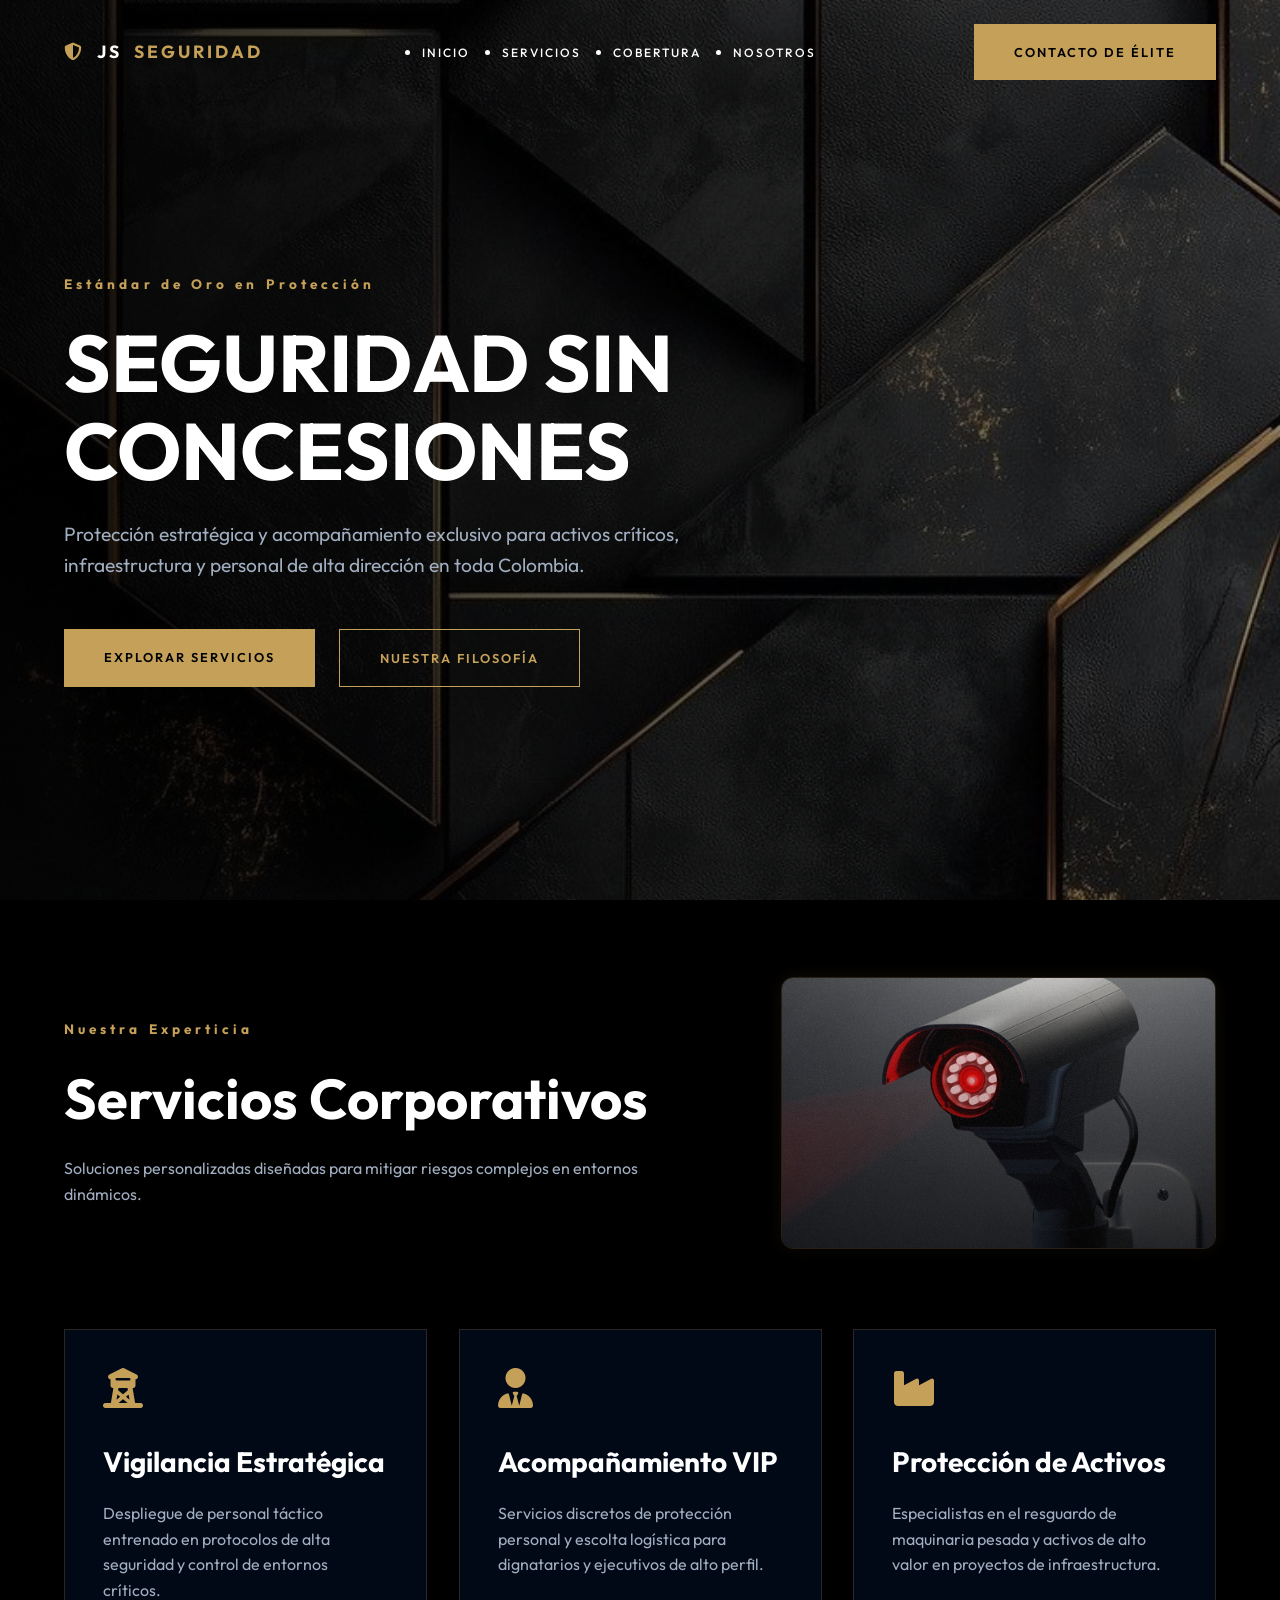
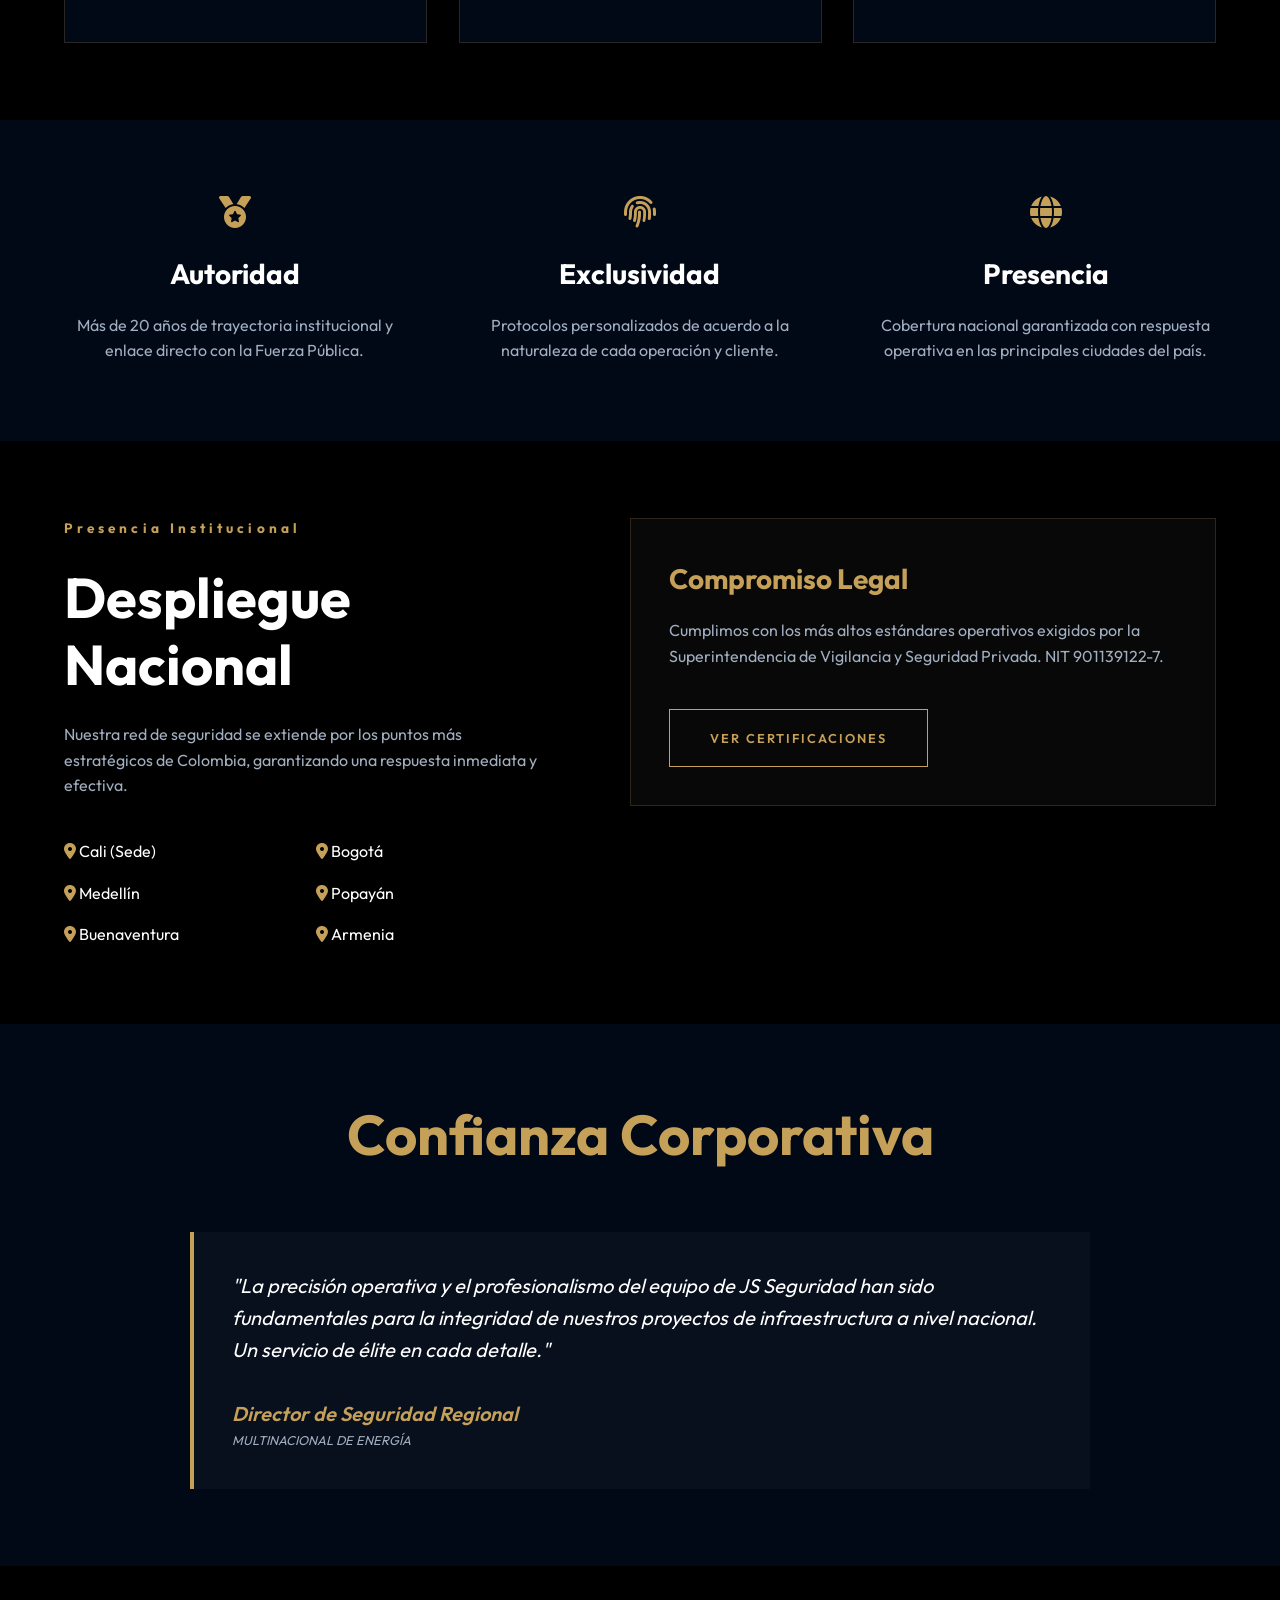
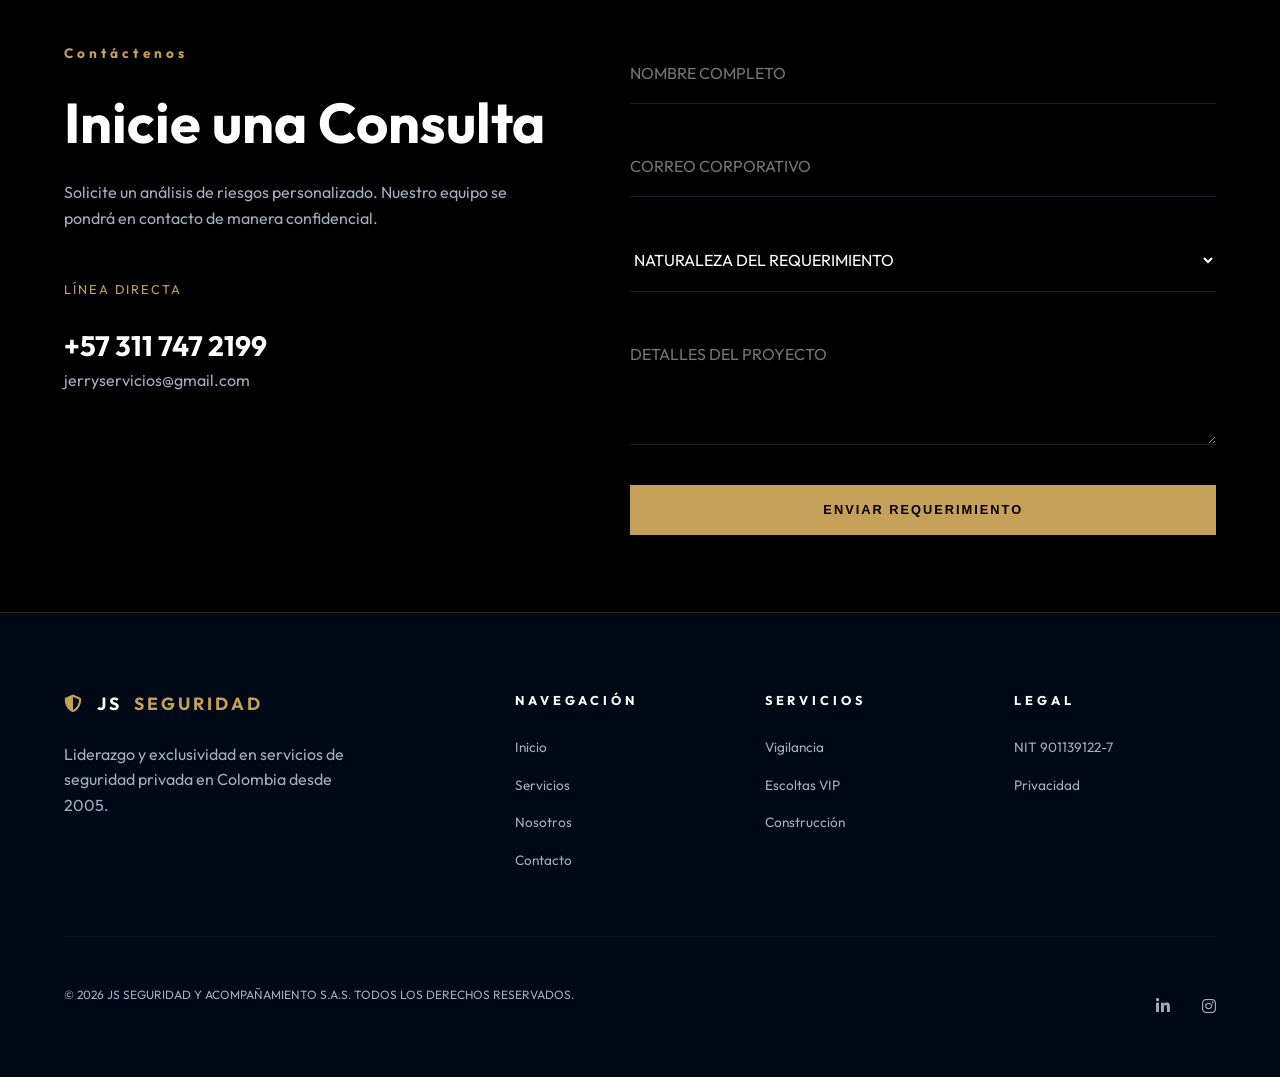
<file: index.html>
<!DOCTYPE html>
<html lang="es">
<head>
    <meta charset="UTF-8">
    <meta name="viewport" content="width=device-width, initial-scale=1.0">
    <title>JS Seguridad y Acompañamiento | Seguridad de Élite</title>
    <meta name="description" content="Servicios exclusivos de seguridad privada y acompañamiento de élite en Colombia. Confidencialidad, autoridad y protección de activos críticos.">
    <link rel="stylesheet" href="index.css">
    <link rel="stylesheet" href="https://cdnjs.cloudflare.com/ajax/libs/font-awesome/6.4.0/css/all.min.css">
</head>
<body>

    <header id="header">
        <div class="container">
            <nav>
                <div class="logo">
                    <i class="fas fa-shield-halved text-gold"></i>
                    JS <span>SEGURIDAD</span>
                </div>
                <ul class="nav-links">
                    <li><a href="#inicio">Inicio</a></li>
                    <li><a href="#servicios">Servicios</a></li>
                    <li><a href="#cobertura">Cobertura</a></li>
                    <li><a href="#nosotros">Nosotros</a></li>
                </ul>
                <div class="menu-toggle" id="mobile-menu-btn">
                    <span></span>
                    <span></span>
                    <span></span>
                </div>
                <a href="#contacto" class="btn btn-gold hide-mobile">Contacto de Élite</a>
            </nav>
        </div>
    </header>

    <div class="mobile-nav" id="mobile-nav-overlay">
        <a href="#inicio" onclick="toggleMenu()">Inicio</a>
        <a href="#servicios" onclick="toggleMenu()">Servicios</a>
        <a href="#cobertura" onclick="toggleMenu()">Cobertura</a>
        <a href="#nosotros" onclick="toggleMenu()">Nosotros</a>
        <a href="#contacto" onclick="toggleMenu()" class="btn btn-gold">Contacto</a>
    </div>

    <main>
        <!-- Cinematic Hero -->
        <section id="inicio" class="hero">
            <div class="container">
                <div class="hero-content">
                    <h4 class="text-gold reveal-up" data-reveal>Estándar de Oro en Protección</h4>
                    <h1 class="reveal-up delay-100" data-reveal>SEGURIDAD SIN CONCESIONES</h1>
                    <p class="text-muted reveal-up delay-200" data-reveal style="font-size: clamp(1rem, 2vw, 1.2rem); max-width: 650px;">Protección estratégica y acompañamiento exclusivo para activos críticos, infraestructura y personal de alta dirección en toda Colombia.</p>
                    <div class="hero-btns reveal-up delay-300" data-reveal style="display: flex; gap: 1.5rem; margin-top: 3rem;">
                        <a href="#servicios" class="btn btn-gold">Explorar Servicios</a>
                        <a href="#nosotros" class="btn btn-outline">Nuestra Filosofía</a>
                    </div>
                </div>
            </div>
        </section>

        <!-- Services Section -->
        <section id="servicios" class="section">
            <div class="container">
                <div class="services-intro">
                    <div class="section-text reveal-up" data-reveal>
                        <h4 class="text-gold">Nuestra Experticia</h4>
                        <h2>Servicios Corporativos</h2>
                        <p class="text-muted">Soluciones personalizadas diseñadas para mitigar riesgos complejos en entornos dinámicos.</p>
                    </div>
                    <div class="services-image-wrapper reveal-up" data-reveal>
                        <img src="./servicios-img/IMG_8309.JPG" alt="Seguridad Corporativa de Élite">
                    </div>
                </div>
                
                <div class="grid-base services-grid">
                    <div class="service-card reveal-up delay-100" data-reveal>
                        <i class="fas fa-tower-observation"></i>
                        <h3>Vigilancia Estratégica</h3>
                        <p class="text-muted">Despliegue de personal táctico entrenado en protocolos de alta seguridad y control de entornos críticos.</p>
                    </div>
                    <div class="service-card reveal-up delay-200" data-reveal>
                        <i class="fas fa-user-tie"></i>
                        <h3>Acompañamiento VIP</h3>
                        <p class="text-muted">Servicios discretos de protección personal y escolta logística para dignatarios y ejecutivos de alto perfil.</p>
                    </div>
                    <div class="service-card reveal-up delay-300" data-reveal>
                        <i class="fas fa-industry"></i>
                        <h3>Protección de Activos</h3>
                        <p class="text-muted">Especialistas en el resguardo de maquinaria pesada y activos de alto valor en proyectos de infraestructura.</p>
                    </div>
                </div>
            </div>
        </section>

        <!-- Why Choose Us -->
        <section class="section" style="background: var(--bg-navy);">
            <div class="container">
                <div class="grid-base features-grid">
                    <div class="feature-item reveal-in delay-100" data-reveal>
                        <i class="fas fa-medal"></i>
                        <h3>Autoridad</h3>
                        <p class="text-muted">Más de 20 años de trayectoria institucional y enlace directo con la Fuerza Pública.</p>
                    </div>
                    <div class="feature-item reveal-in delay-200" data-reveal>
                        <i class="fas fa-fingerprint"></i>
                        <h3>Exclusividad</h3>
                        <p class="text-muted">Protocolos personalizados de acuerdo a la naturaleza de cada operación y cliente.</p>
                    </div>
                    <div class="feature-item reveal-in delay-300" data-reveal>
                        <i class="fas fa-globe"></i>
                        <h3>Presencia</h3>
                        <p class="text-muted">Cobertura nacional garantizada con respuesta operativa en las principales ciudades del país.</p>
                    </div>
                </div>
            </div>
        </section>

        <!-- National Coverage / About -->
        <section id="nosotros" class="section cobertura-section">
            <div class="container">
                <div class="contact-grid">
                    <div class="reveal-up" data-reveal>
                        <h4 class="text-gold">Presencia Institucional</h4>
                        <h2>Despliegue Nacional</h2>
                        <p class="text-muted" style="margin-bottom: 2.5rem;">Nuestra red de seguridad se extiende por los puntos más estratégicos de Colombia, garantizando una respuesta inmediata y efectiva.</p>
                        <div style="display: grid; grid-template-columns: 1fr 1fr; gap: 1rem;">
                            <p style="margin: 0;"><i class="fas fa-location-dot text-gold"></i> Cali (Sede)</p>
                            <p style="margin: 0;"><i class="fas fa-location-dot text-gold"></i> Bogotá</p>
                            <p style="margin: 0;"><i class="fas fa-location-dot text-gold"></i> Medellín</p>
                            <p style="margin: 0;"><i class="fas fa-location-dot text-gold"></i> Popayán</p>
                            <p style="margin: 0;"><i class="fas fa-location-dot text-gold"></i> Buenaventura</p>
                            <p style="margin: 0;"><i class="fas fa-location-dot text-gold"></i> Armenia</p>
                        </div>
                    </div>
                    <div class="reveal-in delay-200" data-reveal style="background: var(--glass); border: 1px solid var(--border-gold); padding: var(--card-padding);">
                        <h3 class="text-gold">Compromiso Legal</h3>
                        <p class="text-muted">Cumplimos con los más altos estándares operativos exigidos por la Superintendencia de Vigilancia y Seguridad Privada. NIT 901139122-7.</p>
                        <a href="#contacto" class="btn btn-outline" style="margin-top: 1rem;">Ver Certificaciones</a>
                    </div>
                </div>
            </div>
        </section>

        <!-- Testimonials -->
        <section class="section" style="background: var(--bg-navy);">
            <div class="container">
                <div style="text-align: center; margin-bottom: 4rem;" class="reveal-up" data-reveal>
                    <h2 class="text-gold">Confianza Corporativa</h2>
                </div>
                <div class="testimonial-wrapper reveal-up delay-100" data-reveal>
                    <div class="testimonial-card">
                        <p>"La precisión operativa y el profesionalismo del equipo de JS Seguridad han sido fundamentales para la integridad de nuestros proyectos de infraestructura a nivel nacional. Un servicio de élite en cada detalle."</p>
                        <div style="margin-top: 2rem;">
                            <p class="text-gold" style="font-weight: 600; margin-bottom: 0;">Director de Seguridad Regional</p>
                            <p class="text-muted" style="font-size: 0.8rem; text-transform: uppercase;">Multinacional de Energía</p>
                        </div>
                    </div>
                </div>
            </div>
        </section>

        <!-- Contact Form -->
        <section id="contacto" class="section">
            <div class="container">
                <div class="contact-grid">
                    <div class="reveal-up" data-reveal>
                        <h4 class="text-gold">Contáctenos</h4>
                        <h2>Inicie una Consulta</h2>
                        <p class="text-muted">Solicite un análisis de riesgos personalizado. Nuestro equipo se pondrá en contacto de manera confidencial.</p>
                        <div style="margin-top: 3rem;">
                            <p class="text-gold" style="font-size: 0.8rem; letter-spacing: 2px;">LÍNEA DIRECTA</p>
                            <h3 style="margin-bottom: 0;">+57 311 747 2199</h3>
                            <p class="text-muted">jerryservicios@gmail.com</p>
                        </div>
                    </div>
                    <form class="reveal-up delay-200" data-reveal>
                        <div class="input-group">
                            <input type="text" placeholder="NOMBRE COMPLETO" required>
                        </div>
                        <div class="input-group">
                            <input type="email" placeholder="CORREO CORPORATIVO" required>
                        </div>
                        <div class="input-group">
                            <select required>
                                <option value="" disabled selected>NATURALEZA DEL REQUERIMIENTO</option>
                                <option value="vip">Acompañamiento VIP</option>
                                <option value="corp">Vigilancia Corporativa</option>
                                <option value="ind">Protección de Activos</option>
                            </select>
                        </div>
                        <div class="input-group">
                            <textarea rows="4" placeholder="DETALLES DEL PROYECTO"></textarea>
                        </div>
                        <button type="submit" class="btn btn-gold" style="width: 100%;">Enviar Requerimiento</button>
                    </form>
                </div>
            </div>
        </section>
    </main>

    <footer>
        <div class="container">
            <div class="footer-grid">
                <div class="footer-brand">
                    <div class="logo" style="margin-bottom: 1.5rem;">
                        <i class="fas fa-shield-halved text-gold"></i>
                        JS <span>SEGURIDAD</span>
                    </div>
                    <p class="text-muted" style="max-width: 300px;">Liderazgo y exclusividad en servicios de seguridad privada en Colombia desde 2005.</p>
                </div>
                <div class="footer-links">
                    <h4 style="margin-bottom: 1.5rem; font-size: 0.8rem;">NAVEGACIÓN</h4>
                    <ul style="list-style: none; display: grid; gap: 0.75rem;">
                        <li><a href="#inicio" class="text-muted" style="text-decoration: none; font-size: 0.85rem;">Inicio</a></li>
                        <li><a href="#servicios" class="text-muted" style="text-decoration: none; font-size: 0.85rem;">Servicios</a></li>
                        <li><a href="#nosotros" class="text-muted" style="text-decoration: none; font-size: 0.85rem;">Nosotros</a></li>
                        <li><a href="#contacto" class="text-muted" style="text-decoration: none; font-size: 0.85rem;">Contacto</a></li>
                    </ul>
                </div>
                <div class="footer-links">
                    <h4 style="margin-bottom: 1.5rem; font-size: 0.8rem;">SERVICIOS</h4>
                    <ul style="list-style: none; display: grid; gap: 0.75rem;">
                        <li><a href="#" class="text-muted" style="text-decoration: none; font-size: 0.85rem;">Vigilancia</a></li>
                        <li><a href="#" class="text-muted" style="text-decoration: none; font-size: 0.85rem;">Escoltas VIP</a></li>
                        <li><a href="#" class="text-muted" style="text-decoration: none; font-size: 0.85rem;">Construcción</a></li>
                    </ul>
                </div>
                <div class="footer-links">
                    <h4 style="margin-bottom: 1.5rem; font-size: 0.8rem;">LEGAL</h4>
                    <ul style="list-style: none; display: grid; gap: 0.75rem;">
                        <li><a href="#" class="text-muted" style="text-decoration: none; font-size: 0.85rem;">NIT 901139122-7</a></li>
                        <li><a href="#" class="text-muted" style="text-decoration: none; font-size: 0.85rem;">Privacidad</a></li>
                    </ul>
                </div>
            </div>
            <div style="display: flex; justify-content: space-between; align-items: center; padding-top: 3rem; border-top: 1px solid var(--glass); flex-wrap: wrap; gap: 2rem;">
                <p class="text-muted" style="font-size: 0.75rem;">&copy; 2026 JS SEGURIDAD Y ACOMPAÑAMIENTO S.A.S. TODOS LOS DERECHOS RESERVADOS.</p>
                <div style="display: flex; gap: 2rem;">
                    <a href="#" class="text-muted"><i class="fab fa-linkedin-in"></i></a>
                    <a href="#" class="text-muted"><i class="fab fa-instagram"></i></a>
                </div>
            </div>
        </div>
    </footer>

    <script>
        // Header scroll effect
        const header = document.querySelector('header');
        window.addEventListener('scroll', () => {
            if (window.scrollY > 50) {
                header.classList.add('scrolled');
            } else {
                header.classList.remove('scrolled');
            }
        });

        // Mobile menu toggle
        const menuBtn = document.getElementById('mobile-menu-btn');
        const navOverlay = document.getElementById('mobile-nav-overlay');
        
        function toggleMenu() {
            navOverlay.classList.toggle('active');
            menuBtn.classList.toggle('open');
        }

        menuBtn.addEventListener('click', toggleMenu);

        // Premium Reveal System (Intersection Observer)
        const revealCallback = (entries, observer) => {
            entries.forEach(entry => {
                if (entry.isIntersecting) {
                    entry.target.classList.add('active');
                }
            });
        };

        const revealObserver = new IntersectionObserver(revealCallback, {
            threshold: 0.1,
            rootMargin: '0px 0px -50px 0px'
        });

        document.querySelectorAll('[data-reveal]').forEach(el => {
            revealObserver.observe(el);
        });
    </script>
</body>
</html>
</file>
<file: index.css>
@import url('https://fonts.googleapis.com/css2?family=Outfit:wght@300;400;500;600;700&display=swap');

:root {
    --bg-black: #000000;
    --bg-navy: #010816;
    --navy-light: #0a1428;
    --gold: #C5A059;
    --gold-light: #D4B67C;
    --text-white: #FFFFFF;
    --text-muted: #A0AEC0;
    --glass: rgba(255, 255, 255, 0.03);
    --border-gold: rgba(197, 160, 89, 0.2);
    --transition-smooth: all 0.8s cubic-bezier(0.16, 1, 0.3, 1);
    --transition-fast: all 0.3s cubic-bezier(0.4, 0, 0.2, 1);

    /* Spacing System - Refined for Tighter Rhythm */
    --section-gap: clamp(3rem, 6vw, 6rem);
    --container-padding: clamp(1.25rem, 5vw, 4rem);
    --card-padding: clamp(1.5rem, 3vw, 2.5rem);
}

/* Base Reset */
* {
    margin: 0;
    padding: 0;
    box-sizing: border-box;
}

html {
    scroll-behavior: smooth;
    overflow-x: hidden;
}

body {
    font-family: 'Outfit', sans-serif;
    background-color: var(--bg-black);
    color: var(--text-white);
    line-height: 1.6;
    overflow-x: hidden;
    -webkit-font-smoothing: antialiased;
}

/* Luxury Typography */
h1 {
    font-size: clamp(2.5rem, 8vw, 5rem);
    line-height: 1.1;
    margin-bottom: 1.5rem;
}

h2 {
    font-size: clamp(2rem, 5vw, 3.5rem);
    line-height: 1.2;
    margin-bottom: 1.5rem;
}

h3 {
    font-size: clamp(1.25rem, 3vw, 1.75rem);
    margin-bottom: 1rem;
}

h4 {
    font-size: 0.85rem;
    letter-spacing: 0.3em;
    margin-bottom: 1.5rem;
}

p {
    margin-bottom: 1.5rem;
}

p:last-child {
    margin-bottom: 0;
}

.text-gold {
    color: var(--gold);
    transition: var(--transition-fast);
}

.text-muted {
    color: var(--text-muted);
}

/* Premium Animations System */
[data-reveal] {
    opacity: 0;
    will-change: transform, opacity;
}

.reveal-up {
    transform: translateY(40px);
    transition: transform 1.2s cubic-bezier(0.2, 0.8, 0.2, 1), opacity 1.2s cubic-bezier(0.2, 0.8, 0.2, 1);
}

.reveal-in {
    transform: scale(0.95);
    transition: transform 1.2s cubic-bezier(0.2, 0.8, 0.2, 1), opacity 1.2s cubic-bezier(0.2, 0.8, 0.2, 1);
}

[data-reveal].active {
    opacity: 1;
    transform: translate(0) scale(1);
}

/* Staggered Delays */
.delay-100 {
    transition-delay: 0.1s;
}

.delay-200 {
    transition-delay: 0.2s;
}

.delay-300 {
    transition-delay: 0.3s;
}

.delay-400 {
    transition-delay: 0.4s;
}

/* Layout Components */
.container {
    max-width: 1400px;
    margin: 0 auto;
    padding: 0 var(--container-padding);
    width: 100%;
}

.section {
    padding: var(--section-gap) 0;
    position: relative;
    width: 100%;
    clear: both;
}

/* Header & Nav */
header {
    position: fixed;
    top: 0;
    width: 100%;
    z-index: 1000;
    padding: 1.5rem 0;
    transition: var(--transition-smooth);
}

header.scrolled {
    background: rgba(0, 0, 0, 0.9);
    padding: 1rem 0;
    backdrop-filter: blur(15px);
    border-bottom: 1px solid var(--border-gold);
}

nav {
    display: flex;
    justify-content: space-between;
    align-items: center;
}

.logo {
    font-size: 1.1rem;
    font-weight: 700;
    letter-spacing: 3px;
    display: flex;
    align-items: center;
    gap: 0.75rem;
    z-index: 1100;
    text-transform: uppercase;
    cursor: pointer;
}

.logo:hover .text-gold {
    color: var(--gold-light);
    transform: scale(1.05);
}

.logo span {
    color: var(--gold);
}

.nav-links {
    display: flex;
    gap: clamp(1.5rem, 2.5vw, 3.5rem);
}

.nav-links a {
    text-decoration: none;
    color: var(--text-white);
    font-size: 0.75rem;
    font-weight: 500;
    letter-spacing: 2px;
    text-transform: uppercase;
    transition: var(--transition-fast);
    position: relative;
}

.nav-links a::after {
    content: '';
    position: absolute;
    bottom: -5px;
    left: 0;
    width: 0;
    height: 1px;
    background: var(--gold);
    transition: var(--transition-fast);
}

.nav-links a:hover {
    color: var(--gold);
}

.nav-links a:hover::after {
    width: 100%;
}

/* Mobile Menu */
.menu-toggle {
    display: none;
    flex-direction: column;
    gap: 6px;
    cursor: pointer;
    z-index: 1100;
}

.menu-toggle span {
    width: 25px;
    height: 2px;
    background: var(--gold);
    transition: var(--transition-smooth);
}

.mobile-nav {
    position: fixed;
    top: 0;
    right: -100%;
    width: 100%;
    height: 100vh;
    background: var(--bg-navy);
    display: flex;
    flex-direction: column;
    align-items: center;
    justify-content: center;
    gap: 2.5rem;
    transition: var(--transition-smooth);
    z-index: 1050;
}

.mobile-nav.active {
    right: 0;
}

/* Buttons */
.btn {
    padding: 1.1rem 2.5rem;
    font-size: 0.8rem;
    font-weight: 600;
    letter-spacing: 2px;
    text-transform: uppercase;
    border: none;
    cursor: pointer;
    transition: var(--transition-fast);
    display: inline-block;
    text-decoration: none;
    text-align: center;
}

.btn-gold {
    background: var(--gold);
    color: var(--bg-black);
}

.btn-gold:hover {
    background: var(--gold-light);
    transform: translateY(-3px);
    box-shadow: 0 10px 30px rgba(197, 160, 89, 0.3);
}

.btn-outline {
    background: transparent;
    border: 1px solid var(--gold);
    color: var(--gold);
}

.btn-outline:hover {
    background: var(--gold);
    color: var(--bg-black);
    transform: translateY(-3px);
}

/* Hero Section */
.hero {
    min-height: 100vh;
    padding-top: 100px;
    padding-bottom: 40px;
    display: flex;
    align-items: center;
    background: linear-gradient(to right, rgba(0, 0, 0, 0.85) 0%, rgba(0, 0, 0, 0.4) 100%),
        url('./imagen Hero/IMG_8297.jpeg');
    background-size: cover;
    background-position: center;
    background-repeat: no-repeat;
    background-attachment: fixed;
    position: relative;
    overflow: hidden;
}

@media (max-width: 1024px) {
    .hero {
        background-attachment: scroll;
        background: linear-gradient(to bottom, rgba(0, 0, 0, 0.9) 0%, rgba(0, 0, 0, 0.6) 100%),
            url('./imagen Hero/IMG_8297.jpeg');
        background-size: cover;
        background-repeat: no-repeat;
        padding-top: 120px;
        padding-bottom: 40px;
    }
}

.hero-content {
    position: relative;
    z-index: 2;
    max-width: 900px;
}

/* Services Section Enhancement */
.services-intro {
    display: grid;
    grid-template-columns: 1.2fr 0.8fr;
    gap: 4rem;
    align-items: center;
    margin-bottom: 5rem;
}

.services-image-wrapper {
    position: relative;
    border-radius: 12px;
    overflow: hidden;
    aspect-ratio: 16 / 10;
    box-shadow: 0 20px 40px rgba(0,0,0,0.5), 0 0 20px rgba(197, 160, 89, 0.1);
    border: 1px solid rgba(197, 160, 89, 0.2);
}

.services-image-wrapper::after {
    content: '';
    position: absolute;
    top: 0;
    left: 0;
    width: 100%;
    height: 100%;
    background: linear-gradient(to top, rgba(0,0,0,0.4) 0%, transparent 100%);
    pointer-events: none;
}

.services-image-wrapper img {
    width: 100%;
    height: 100%;
    object-fit: cover;
    object-position: center 20%;
    display: block;
    transition: transform 0.8s cubic-bezier(0.16, 1, 0.3, 1);
}

.services-image-wrapper:hover img {
    transform: scale(1.05);
}

@media (max-width: 1024px) {
    .services-intro {
        grid-template-columns: 1fr;
        gap: 2.5rem;
        text-align: center;
        margin-bottom: 4rem;
    }
    
    .services-intro .section-text {
        order: 2;
    }
    
    .services-image-wrapper {
        order: 1;
        max-width: 320px;
        margin: 0 auto;
        border-radius: 10px;
    }
}

/* Grids & Alignment */
.grid-base {
    display: grid;
    gap: 2rem;
    width: 100%;
}

.services-grid {
    grid-template-columns: repeat(auto-fit, minmax(320px, 1fr));
}

.service-card {
    background: var(--bg-navy);
    padding: var(--card-padding);
    border: 1px solid var(--border-gold);
    transition: var(--transition-smooth);
    display: flex;
    flex-direction: column;
    height: 100%;
}

.service-card:hover {
    border-color: var(--gold);
    transform: translateY(-10px);
    background: var(--navy-light);
    box-shadow: 0 20px 50px rgba(0, 0, 0, 0.5);
}

.service-card i {
    font-size: 2.5rem;
    color: var(--gold);
    margin-bottom: 2rem;
    transition: var(--transition-fast);
}

.service-card:hover i {
    transform: scale(1.1);
    color: var(--gold-light);
}

/* National Coverage Section */
.cobertura-section {
    position: relative;
    background: linear-gradient(to bottom, rgba(5, 10, 20, 0.85), rgba(5, 10, 20, 0.7)),
        url('./cobertura-img/IMG_8311.JPG');
    background-size: cover;
    background-position: center;
    background-attachment: fixed;
    overflow: hidden;
}

.cobertura-section::before {
    content: '';
    position: absolute;
    top: 0;
    left: 0;
    width: 100%;
    height: 100%;
    background: radial-gradient(circle at center, transparent 0%, rgba(0, 0, 0, 0.4) 100%);
    pointer-events: none;
}

@media (max-width: 1024px) {
    .cobertura-section {
        background-attachment: scroll;
        background: linear-gradient(to bottom, rgba(5, 10, 20, 0.9), rgba(5, 10, 20, 0.75)),
            url('./cobertura-img/IMG_8311.JPG');
        background-size: cover;
    }
}

/* Feature Grid */
.features-grid {
    grid-template-columns: repeat(auto-fit, minmax(280px, 1fr));
    gap: 4rem;
}

.feature-item {
    text-align: center;
}

.feature-item i {
    font-size: 2rem;
    color: var(--gold);
    margin-bottom: 1.5rem;
}

/* Testimonials */
.testimonial-wrapper {
    max-width: 900px;
    margin: 0 auto;
}

.testimonial-card {
    background: var(--glass);
    padding: var(--card-padding);
    border-left: 4px solid var(--gold);
    font-size: clamp(1rem, 2vw, 1.25rem);
    font-style: italic;
}

/* Contact */
.contact-grid {
    display: grid;
    grid-template-columns: 1fr 1.2fr;
    gap: var(--section-gap);
    align-items: start;
}

.input-group {
    margin-bottom: 2rem;
}

input,
textarea,
select {
    width: 100%;
    background: transparent;
    border: none;
    border-bottom: 1px solid var(--border-gold);
    padding: 1.25rem 0;
    color: #fff;
    font-family: inherit;
    font-size: 1rem;
    transition: border-color 0.3s ease;
}

input:focus,
textarea:focus {
    outline: none;
    border-color: var(--gold);
}

/* Footer */
footer {
    background: var(--bg-navy);
    padding: var(--section-gap) 0 3rem;
    border-top: 1px solid var(--border-gold);
}

.footer-grid {
    display: grid;
    grid-template-columns: 2fr 1fr 1fr 1fr;
    gap: 3rem;
    margin-bottom: 4rem;
    align-items: start;
}

/* Responsive */
@media (max-width: 1024px) {
    .nav-links {
        display: none;
    }

    .menu-toggle {
        display: flex;
    }

    .contact-grid {
        grid-template-columns: 1fr;
    }

    .footer-grid {
        grid-template-columns: 1fr 1fr;
    }
}

@media (max-width: 768px) {
    .hero {
        text-align: center;
        min-height: auto;
        padding-top: 140px;
        padding-bottom: 80px;
    }

    .hero-content {
        margin: 0 auto;
    }

    .footer-grid {
        grid-template-columns: 1fr;
        text-align: center;
    }

    .footer-links {
        margin-bottom: 1rem;
    }

    .btn {
        width: 100%;
    }
}

/* Visibility Utilities - Bottom of file for specificity */
.hide-mobile {
    display: block;
}

@media (max-width: 1024px) {
    .hide-mobile {
        display: none !important;
    }
}
</file>
